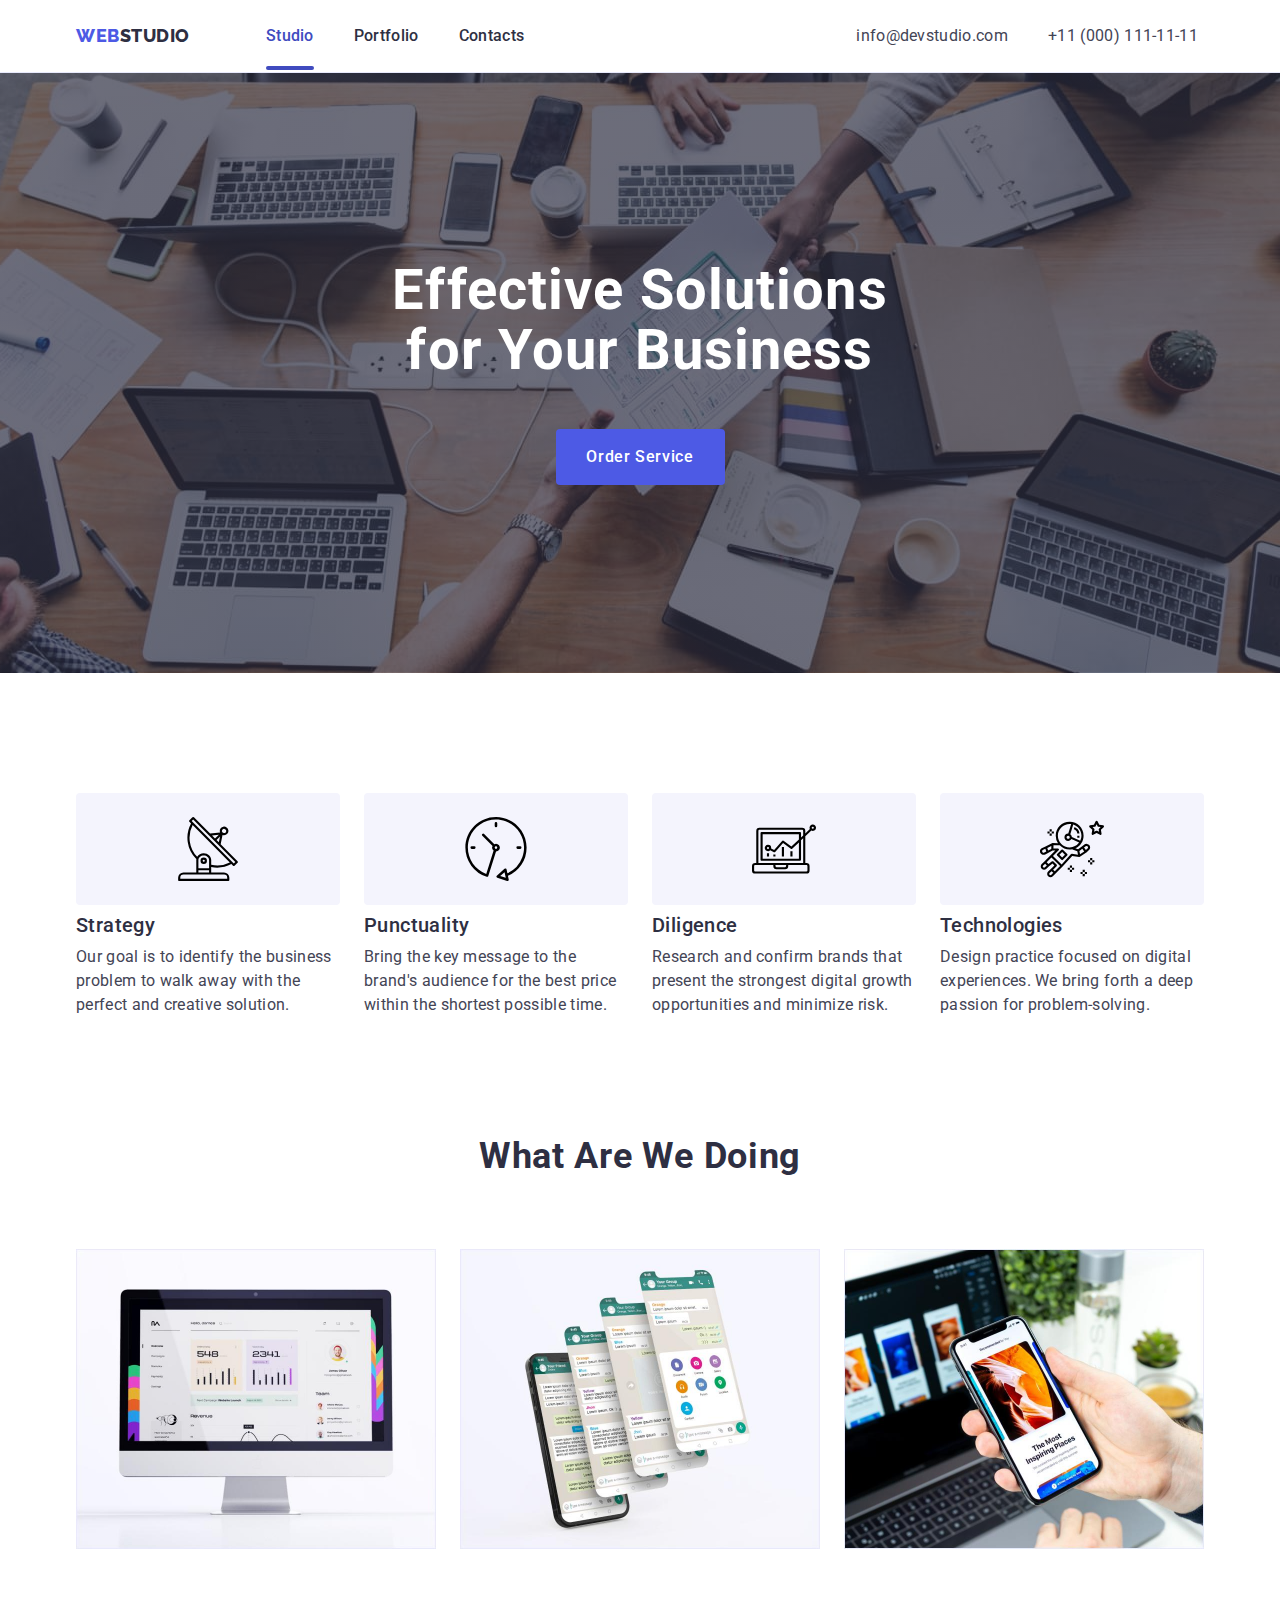
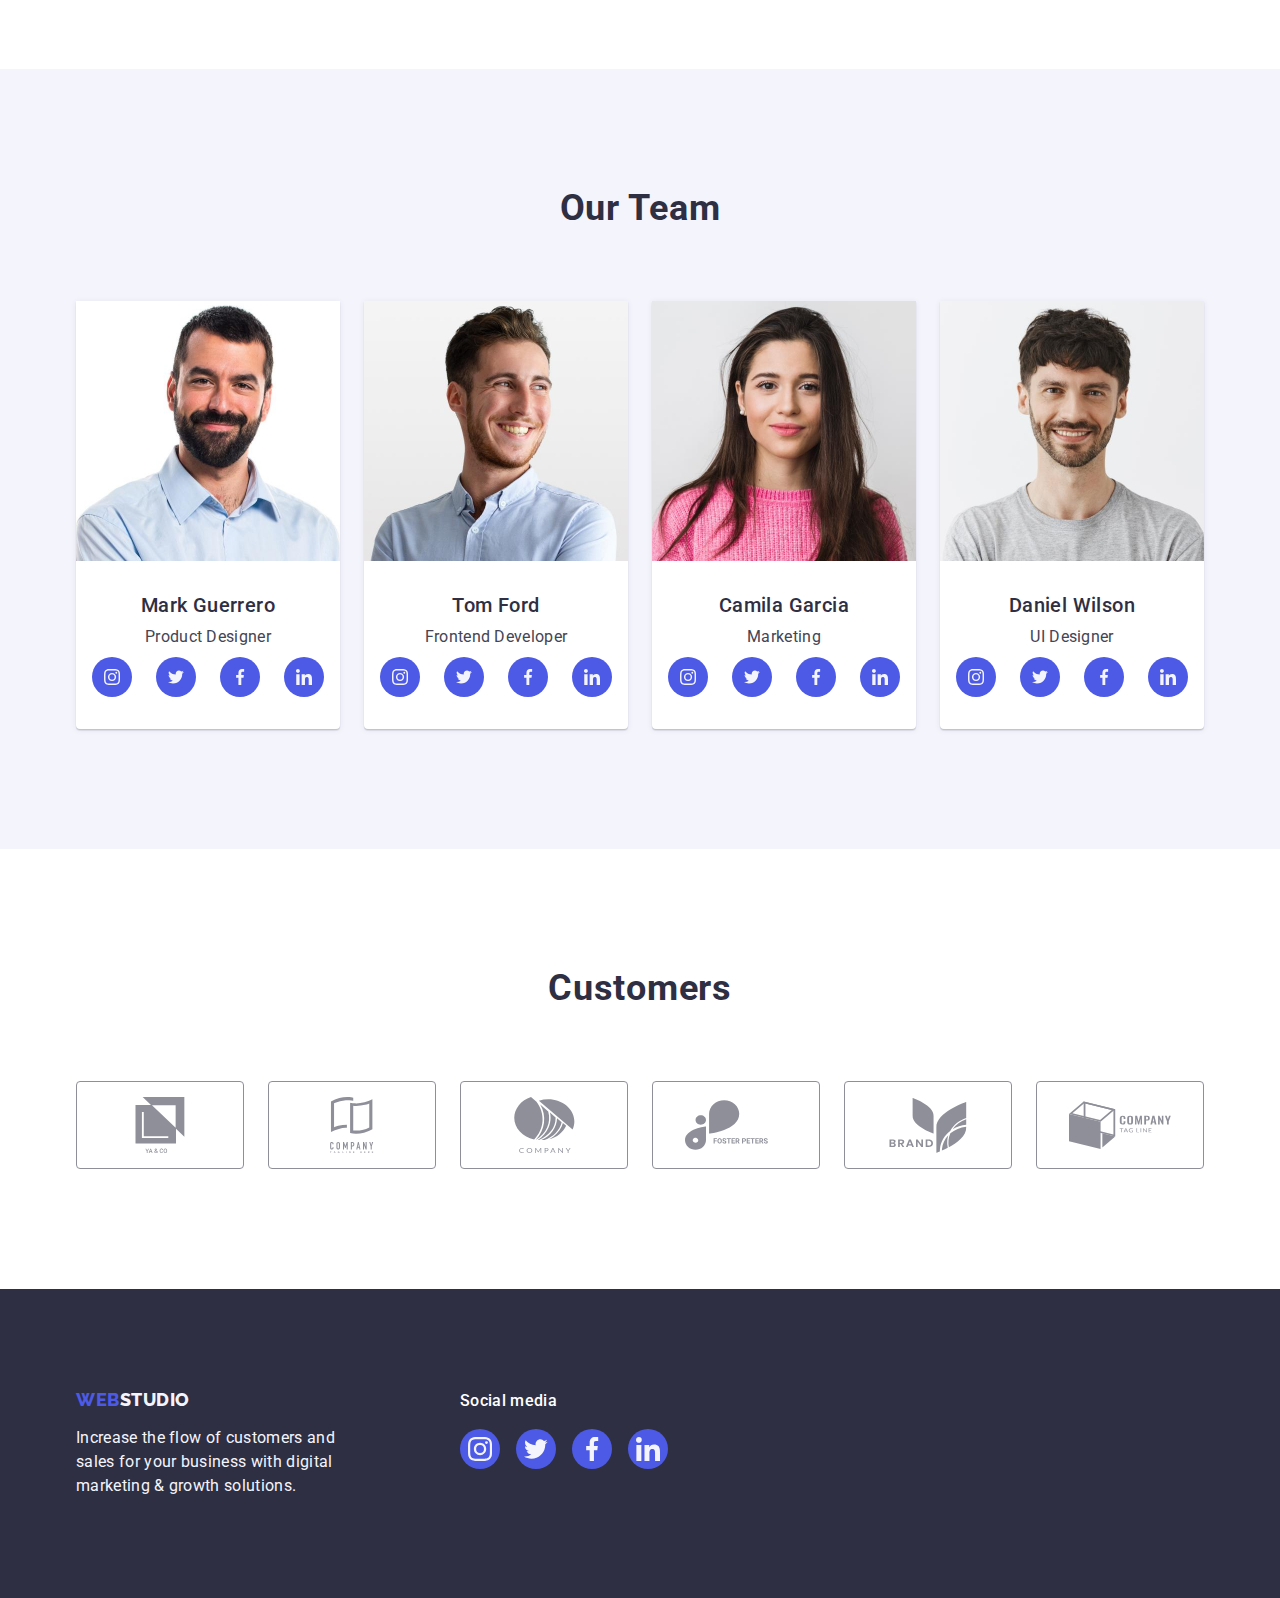
<file: index.html>
<!DOCTYPE html>
<html lang="en">

<head>
  <meta charset="UTF-8">
  <meta http-equiv="X-UA-Compatible" content="IE=edge">
  <meta name="viewport" content="width=device-width, initial-scale=1.0">
  <title>Document</title>
  <link rel="stylesheet" href="https://cdnjs.cloudflare.com/ajax/libs/modern-normalize/2.0.0/modern-normalize.min.css">
  <link rel="stylesheet" href="./CSS/style.css">
  <link rel="preconnect" href="https://fonts.googleapis.com">
  <link rel="preconnect" href="https://fonts.gstatic.com" crossorigin>
  <link href="https://fonts.googleapis.com/css2?family=Raleway:wght@800&family=Roboto:wght@400;500;700;900&display=swap"
    rel="stylesheet">
</head>

<body>
  <header class="page-header">
    <div class="container container-header">
      <nav class="navigation">
        <a href="./index.html" class="logo link">Web<span class="web">Studio</span></a>
        <ul class="navigation-list list">
          <li  class="navigation-li"> <a href="./index.html" class="navigation-link nav-active link">Studio</a></li>
          <li class="navigation-li"> <a href="./portfolio.html" class="navigation-link link">Portfolio</a></li>
          <li class="navigation-li"><a href="" class="navigation-link link">Contacts</a></li>
        </ul>
      </nav>
      <address class="address">
        <ul class="address-list list">
          <li><a href="mailto:info@devstudio.com" class="address-link link">info@devstudio.com</a></li>
          <li><a href="tel:+110001111111" class="address-link link">+11 (000) 111-11-11</a></li>
        </ul>
      </address>
    </div>
  </header>
  <main>
    <section class="hero">
      <div class="container">
        <h1 class="hero-title">Effective Solutions <br /> for Your Business</h1>
        <button class="button-order" type="button" data-modal-open>Order Service</button>
      </div>
    </section>

    <section class="studio-section">
      <div class="container">
        <h2 class="visually-hidden">Studio</h2>
        <ul class="studio list">
          <li class="studio-list">
            <div class="studio-icon">
              <svg class="studio-svg" width="64" height="64">
                <use href="./images/icons.svg#icon-antena"></use>
              </svg>
            </div>
            <h3 class="paragraph-title">Strategy</h3>
            <p class="paragraph-text">
              Our goal is to identify the business problem to walk away with the perfect and creative solution.
            </p>
          </li>
          <li class="studio-list">
            <div class="studio-icon">
              <svg class="studio-svg" width="64" height="64" >
                <use href="./images/icons.svg#icon-clock"></use>
              </svg>
            </div>
            <h3 class="paragraph-title">Punctuality</h3>
            <p class="paragraph-text">Bring the key message to the brand's audience for the best price within the
              shortest possible time.
            </p>
          </li>
          <li class="studio-list">
            <div class="studio-icon">
              <svg class="studio-svg" width="64" height="64" >
                <use href="./images/icons.svg#icon-diagram"></use>
              </svg>
            </div>
            <h3 class="paragraph-title">Diligence</h3>
            <p class="paragraph-text">Research and confirm brands that present the strongest digital growth
              opportunities and minimize risk.
            </p>
          </li>
          <li class="studio-list">
            <div class="studio-icon">
              <svg class="studio-svg" width="64" height="64">
                <use href="./images/icons.svg#icon-astronaut"></use>
              </svg>
            </div>
            <h3 class="paragraph-title">Technologies</h3>
            <p class="paragraph-text">Design practice focused on digital experiences. We bring forth a deep passion for
              problem-solving.
            </p>
          </li>
        </ul>
      </div>
    </section>
    <section class="activity-section">
      <div class="container">
        <h2 class="section-title">What are we doing</h2>
        <ul class="activity list">
          <li class="activity-list">

            <img src="images/monitor_screen.jpg" alt="monitor screen with an open website" width="360">

          </li>
          <li class="activity-list">

            <img src="images/watsapp_view.jpg" alt="interface of the Watsapp" width="360">

          </li>
          <li class="activity-list">

            <img src="images/smartphone.jpg" alt="human hand hlding smartphone" width="360">

          </li>
        </ul>
      </div>
    </section>
    <section class="team">
      <div class="container">
        <h2 class="section-title">Our Team</h2>
        <ul class="team-list list">
          <li class="team-members">
            <img src="images/MarkGuerrero.jpg" alt="a portrait photo of Mark Guerrero" width="264">

              <div class="team-name-position">
            <h3 class="team-names paragraph-title">Mark Guerrero</h3>
            <p class="team-positions paragraph-text">Product Designer</p>
              <ul class="icon list">
                <li class="icon-li">
                  <a href="" class="icon-link link ">
                    <svg class="icon-svg" width="16" height="16">
                      <use href="./images/icons.svg#icon-instagram"></use>
                    </svg>
                  </a>
                </li>
                <li class="icon-li">
                  <a href="" class="icon-link link">
                    <svg class="icon-svg" width="16" height="16">
                      <use href="./images/icons.svg#icon-twitter"></use>
                    </svg>
                  </a>
                </li>
                <li class="icon-li">
                  <a href="" class="icon-link  link">
                    <svg class="icon-svg" width="16" height="16">
                      <use href="./images/icons.svg#icon-facebook"></use>
                    </svg>
                  </a>
                </li>
                <li class="icon-li">
                  <a href="" class="icon-link link">
                    <svg class="icon-svg" width="16" height="16">
                      <use href="./images/icons.svg#icon-linkedin"></use>
                    </svg>
                  </a>
                </li>
              </ul>
            </div>
         
          </li>
          <li class="team-members">

            <img src="images/TomFord.jpg" alt="a portrait photo of Tom Ford" width="264">

            <div class="team-name-position">
            <h3 class="team-names paragraph-title">Tom Ford</h3>
            <p class="team-positions paragraph-text">Frontend Developer</p>
            <ul class="icon list">
              <li class="icon-li">
                <a href="" class="icon-link link">
                  <svg class="icon-svg" width="16" height="16">
                    <use href="./images/icons.svg#icon-instagram"></use>
                  </svg>
                </a>
              </li>
              <li class="icon-li">
                <a href="" class="icon-link link">
                  <svg class="icon-svg" width="16" height="16">
                    <use href="./images/icons.svg#icon-twitter"></use>
                  </svg>
                </a>
              </li>
              <li class="icon-li">
                <a href="" class="icon-link link">
                  <svg class="icon-svg" width="16" height="16">
                    <use href="./images/icons.svg#icon-facebook"></use>
                  </svg>
                </a>
              </li>
              <li class="icon-li">
                <a href="" class="icon-link link">
                  <svg class="icon-svg" width="16" height="16">
                    <use href="./images/icons.svg#icon-linkedin"></use>
                  </svg>
                </a>
              </li>
            </ul>
            </div>
          </li>
          <li class="team-members">

            <img src="images/CamilaGarcia.jpg" alt="a portrait photo of Camila Garcia" width="264">
            <div class="team-name-position">
            <h3 class="team-names paragraph-title">Camila Garcia</h3>
            <p class="team-positions paragraph-text">Marketing</p>
            <ul class="icon list">
              <li class="icon-li">
                <a href="" class="icon-link link">
                  <svg class="icon-svg" width="16" height="16">
                    <use href="./images/icons.svg#icon-instagram"></use>
                  </svg>
                </a>
              </li>
              <li class="icon-li">
                <a href="" class="icon-link link">
                  <svg class="icon-svg" width="16" height="16">
                    <use href="./images/icons.svg#icon-twitter"></use>
                  </svg>
                </a>
              </li>
              <li class="icon-li">
                <a href="" class="icon-link link">
                  <svg class="icon-svg" width="16" height="16">
                    <use href="./images/icons.svg#icon-facebook"></use>
                  </svg>
                </a>
              </li>
              <li class="icon-li">
                <a href="" class="icon-link link">
                  <svg class="icon-svg" width="16" height="16">
                    <use href="./images/icons.svg#icon-linkedin"></use>
                  </svg>
                </a>
              </li>
            </ul>
            </div>
          </li>
          <li class="team-members">

            <img src="images/DanielWilson.jpg" alt="a portrait photo of Daniel Wilson" width="264">
             <div class="team-name-position">
            <h3 class="team-names paragraph-title">Daniel Wilson</h3>
            <p class="team-positions paragraph-text">UI Designer</p>
            <ul class="icon list">
              <li class="icon-li">
                <a href="" class="icon-link link">
                  <svg class="icon-svg" width="16" height="16">
                    <use href="./images/icons.svg#icon-instagram"></use>
                  </svg>
                </a>
              </li>
              <li class="icon-li">
                <a href="" class="icon-link link">
                  <svg class="icon-svg" width="16" height="16">
                    <use href="./images/icons.svg#icon-twitter"></use>
                  </svg>
                </a>
              </li>
              <li class="icon-li">
                <a href="" class="icon-link link">
                  <svg class="icon-svg" width="16" height="16">
                    <use href="./images/icons.svg#icon-facebook"></use>
                  </svg>
                </a>
              </li>
              <li class="icon-li">
                <a href="" class="icon-link link">
                  <svg class="icon-svg" width="16" height="16">
                    <use href="./images/icons.svg#icon-linkedin"></use>
                  </svg>
                </a>
              </li>
            </ul>
             </div>
          </li>
        </ul>
      </div>
    </section>
    <section class="customer">
      <div class="container">
    <h2 class="section-title">Customers</h2>
    <ul class="customer-list list">
        <li class="customer-item">
          <a href="" class="customer-link link">
            <svg class="customer-svg" width="104" height="56">
              <use href="./images/icons.svg#icon-yaco"></use>
            </svg>
          </a>
        </li>
        <li class="customer-item">
          <a href="" class="customer-link link">
            <svg class="customer-svg" width="104" height="56">
              <use href="./images/icons.svg#icon-companyth"></use>
            </svg>
          </a>
        </li>
        <li class="customer-item">
          <a href="" class="customer-link link">
            <svg class="customer-svg" width="104" height="56">
              <use href="./images/icons.svg#icon-company"></use>
            </svg>
          </a>
        </li>
      <li class="customer-item">
        <a href="" class="customer-link link">
          <svg  class="customer-svg" width="104" height="56" >
            <use href="./images/icons.svg#icon-foster"></use>
          </svg>
        </a>
      </li>
      <li class="customer-item">
        <a href="" class="customer-link link">
          <svg class="customer-svg" width="104" height="56" >
            <use href="./images/icons.svg#icon-companytl"></use>
          </svg>
        </a>
      </li>
      <li class="customer-item">
        <a href="" class="customer-link link">
          <svg class="customer-svg" width="104" height="56">
            <use href="./images/icons.svg#icon-brand"></use>
          </svg>
        </a>
      </li>
      
    </ul>

</div>

    </section>
  </main>

  <footer class="footer">
    <div class="container footer-elements">
      <div class="footer-logo-text">
        <a href="./index.html" class="logo link logo-footer">Web<span class="web-footer">Studio</span></a>
      <p class="footer-text">Increase the flow of customers and sales for your business with digital marketing & growth
        solutions.</p>
        </div>
    <div class="footer-social">
      <p class="footer-title-media">Social media</p>
      <ul class="footer-icon list">
        <li class="footer-icon-li">
          <a href="" class="footer-icon-link link">
            <svg class="footer-icon-svg" width="24" height="24">
              <use href="./images/icons.svg#icon-instagram"></use>
            </svg>
          </a>
        </li>
        <li class="footer-icon-li">
          <a href="" class="footer-icon-link link">
            <svg class="footer-icon-svg" width="24" height="24">
              <use href="./images/icons.svg#icon-twitter"></use>
            </svg>
          </a>
        </li>
        <li class="footer-icon-li">
          <a href="" class="footer-icon-link link">
            <svg class="footer-icon-svg" width="24" height="24">
              <use href="./images/icons.svg#icon-facebook"></use>
            </svg>
          </a>
        </li>
        <li class="footer-icon-li">
          <a href="" class="footer-icon-link link">
            <svg class="footer-icon-svg" width="24" height="24">
              <use href="./images/icons.svg#icon-linkedin"></use>
            </svg>
          </a>
        </li>
      </ul>
    </div>
    </div>
  </footer>


<div class="backdrop is-hidden" data-modal>
  <div class="modal">
    <button type="button" class="modal-close-btn" data-modal-close>
      <svg class="modal-close-btn-icon" width="8" height="8">
        <use href="./images/icons.svg#icon-close-black" ></use>
      </svg>
    </button>
  </div>
</div>

<script src="./js/modal.js"></script>
</body>

</html>
</file>
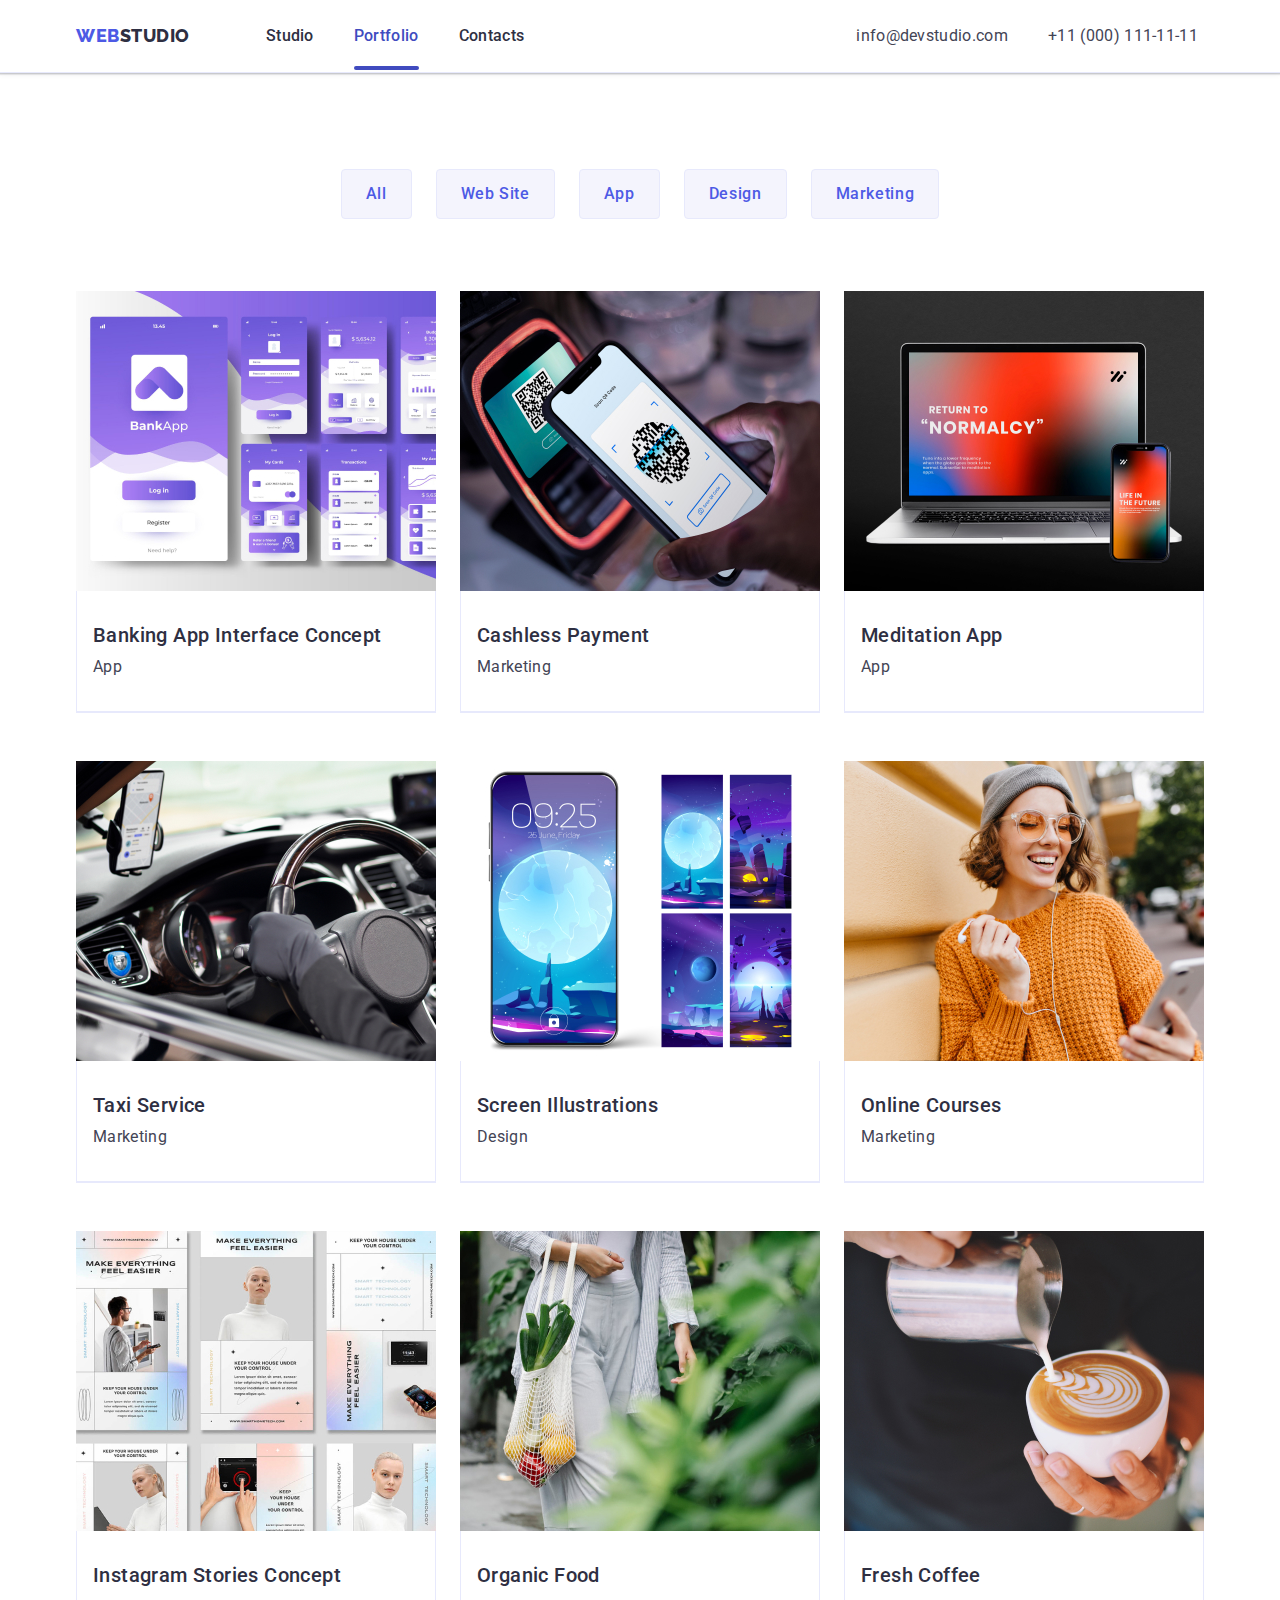
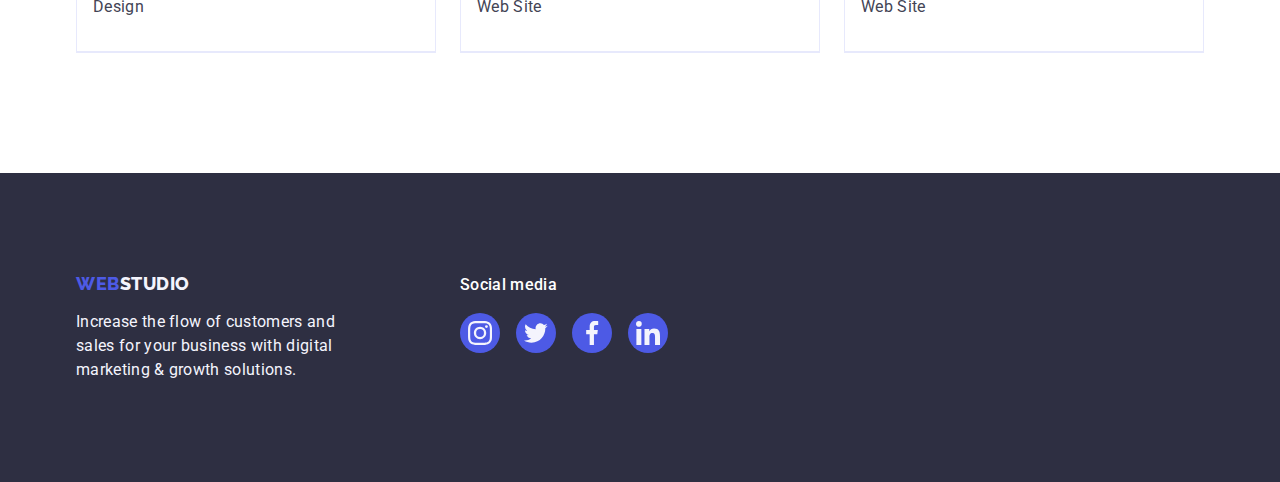
<file: portfolio.html>
<!DOCTYPE html>
<html lang="en">

<head>
    <meta charset="UTF-8">
    <meta http-equiv="X-UA-Compatible" content="IE=edge">
    <meta name="viewport" content="width=device-width, initial-scale=1.0">
    <title>Document</title>
    <link rel="stylesheet"
        href="https://cdnjs.cloudflare.com/ajax/libs/modern-normalize/2.0.0/modern-normalize.min.css">
    <link rel="stylesheet" href="./CSS/style.css">
    <link rel="preconnect" href="https://fonts.googleapis.com">
    <link rel="preconnect" href="https://fonts.gstatic.com" crossorigin>
    <link
        href="https://fonts.googleapis.com/css2?family=Raleway:wght@800&family=Roboto:wght@400;500;700;900&display=swap"
        rel="stylesheet">
</head>

<body>
    <header class="page-header">
        <div class="container container-header">
            <nav class="navigation">
                <a href="./index.html" class="logo link">Web<span class="web">Studio</span></a>
                <ul class="navigation-list list">
                    <li> <a href="./index.html" class="navigation-link link">Studio</a></li>
                    <li> <a href="./portfolio.html" class="navigation-link nav-active link">Portfolio</a></li>
                    <li><a href="" class="navigation-link link">Contacts</a></li>
                </ul>
                
            </nav>
            <address class="address">
                <ul class="address-list list">
                    <li><a href="mailto:info@devstudio.com" class="address-link link">info@devstudio.com</a></li>
                    <li><a href="tel:+110001111111" class="address-link link">+11 (000) 111-11-11</a></li>
                </ul>
            </address>
        </div>
    </header>
    <main>
        <section class="portfolio-section">
            <div class="container">
                <h1 class="visually-hidden">Filter</h1>
                <ul class="portfolio-list list">
                    <li> <button class="portfolio-button" type="button">All</button></li>
                    <li> <button class="portfolio-button" type="button">Web Site</button></li>
                    <li> <button class="portfolio-button" type="button">App</button></li>
                    <li> <button class="portfolio-button" type="button">Design</button></li>
                    <li> <button class="portfolio-button" type="button">Marketing</button></li>
                </ul>

                <ul class="portfolio-all-list list">
                    <li class="portfolio-all-list-li" > <a href="" class="portfolio-all-link link">
                        <div class="overlay">
                            <img src="./images/bankapp.jpg" alt="Banking App Interface Concept"  width="360">
                            <p   class="overlay-text">14 Stylish and User-Friendly App Design Concepts · Task Manager App · Calorie Tracker App · Exotic Fruit Ecommerce App ·
                            Cloud Storage App</p>
                            </div>
                            <div class="paragraph-title-text">
                            <h2 class="paragraph-title">Banking App Interface Concept</h2>
                            <p class="paragraph-text">App</p>
                            </div>
                        </a>
                    </li>
                    <li class="portfolio-all-list-li"> <a href="" class="portfolio-all-link link">
                            <div class="overlay">
                                <img src="./images/cashless.jpg" alt="A process of Cashless Payment" width="360">
                                <p   class="overlay-text">14 Stylish and User-Friendly App Design Concepts · Task Manager App · Calorie Tracker App ·
                                    Exotic Fruit Ecommerce App ·
                                    Cloud Storage App</p>
                            </div>
                            <div class="paragraph-title-text">
                            <h2 class="paragraph-title">Cashless Payment</h2>
                            <p class="paragraph-text">Marketing</p>
                            </div>
                        </a>
                    </li>
                    <li class="portfolio-all-list-li"><a href="" class="portfolio-all-link link">
                            <div class="overlay">
                                <img src="./images/meditation.jpg" alt="Laptop and smartphone" width="360">
                                <p   class="overlay-text">14 Stylish and User-Friendly App Design Concepts · Task Manager App · Calorie Tracker App ·
                                    Exotic Fruit Ecommerce App ·
                                    Cloud Storage App</p>
                            </div>
                            <div class="paragraph-title-text">
                            <h2 class="paragraph-title">Meditation App</h2>
                            <p class="paragraph-text">App</p>
                            </div>
                        </a>
                    </li>
                    <li class="portfolio-all-list-li"> <a href="" class="portfolio-all-link link">
                            <div class="overlay">
                                <img src="./images/taxi.jpg" alt="interior of the car" width="360">
                                <p   class="overlay-text">14 Stylish and User-Friendly App Design Concepts · Task Manager App · Calorie Tracker App ·
                                    Exotic Fruit Ecommerce App ·
                                    Cloud Storage App</p>
                            </div>
                            <div class="paragraph-title-text">
                            <h2 class="paragraph-title">Taxi Service</h2>
                            <p class="paragraph-text">Marketing</p>
                            </div>
                        </a>
                    </li>
                    <li class="portfolio-all-list-li"> <a href="" class="portfolio-all-link link">
                            <div class="overlay">
                                <img src="./images/screan.jpg" alt="images on the smartphone screen" width="360">
                                <p   class="overlay-text">14 Stylish and User-Friendly App Design Concepts · Task Manager App · Calorie Tracker App ·
                                    Exotic Fruit Ecommerce App ·
                                    Cloud Storage App</p>
                            </div>
                            <div class="paragraph-title-text">
                            <h2 class="paragraph-title">Screen Illustrations</h2>
                            <p class="paragraph-text">Design</p>
                            </div>
                        </a>
                    </li>
                    <li class="portfolio-all-list-li"> <a href="" class="portfolio-all-link link">
                            <div class="overlay">
                                <img src="./images/online.jpg" alt="Happy woman" width="360">
                                <p   class="overlay-text">14 Stylish and User-Friendly App Design Concepts · Task Manager App · Calorie Tracker App ·
                                    Exotic Fruit Ecommerce App ·
                                    Cloud Storage App</p>
                            </div>
                            <div class="paragraph-title-text">
                            <h2 class="paragraph-title">Online Courses</h2>
                            <p class="paragraph-text">Marketing</p>
                            </div>
                        </a>
                    </li>
                    <li class="portfolio-all-list-li"> <a href="" class="portfolio-all-link link">
                            <div class="overlay">
                                <img src="./images/instagram.jpg" alt="Instagram Stories" width="360">
                                <p   class="overlay-text">14 Stylish and User-Friendly App Design Concepts · Task Manager App · Calorie Tracker App ·
                                    Exotic Fruit Ecommerce App ·
                                    Cloud Storage App</p>
                            </div>
                            <div class="paragraph-title-text">
                            <h2 class="paragraph-title">Instagram Stories Concept</h2>
                            <p class="paragraph-text">Design</p>
                            </div>
                        </a>
                    </li>
                    <li class="portfolio-all-list-li"> <a href="" class="portfolio-all-link link">
                            <div class="overlay">
                                <img src="./images/organic.jpg" alt="a woman carries a bag of fruit" width="360">
                                <p   class="overlay-text">14 Stylish and User-Friendly App Design Concepts · Task Manager App · Calorie Tracker App ·
                                    Exotic Fruit Ecommerce App ·
                                    Cloud Storage App</p>
                            </div>
                            <div class="paragraph-title-text">
                            <h2 class="paragraph-title">Organic Food</h2>
                            <p class="paragraph-text">Web Site</p>
                            </div>
                        </a>
                    </li>
                    <li class="portfolio-all-list-li"> <a href="" class="portfolio-all-link link">
                            <div class="overlay">
                                <img src="./images/fresh.jpg" alt="the process of making cappuccino" width="360">
                                <p   class="overlay-text">14 Stylish and User-Friendly App Design Concepts · Task Manager App · Calorie Tracker App ·
                                    Exotic Fruit Ecommerce App ·
                                    Cloud Storage App</p>
                            </div>
                            <div class="paragraph-title-text">
                            <h2 class="paragraph-title">Fresh Coffee</h2>
                            <p class="paragraph-text">Web Site</p>
                            </div>
                        </a>
                    </li>
                </ul>
            </div>
        </section>
    </main>
<footer class="footer">
    <div class="container footer-elements">
        <div class="footer-logo-text">
            <a href="./index.html" class="logo link logo-footer">Web<span class="web-footer">Studio</span></a>
            <p class="footer-text">Increase the flow of customers and sales for your business with digital marketing &
                growth
                solutions.</p>
        </div>
        <div class="footer-social">
            <p class="footer-title-media">Social media</p>
            <ul class="footer-icon list">
                <li class="footer-icon-li">
                    <a href="" class="footer-icon-link link">
                        <svg class="footer-icon-svg" width="24" height="24">
                            <use href="./images/icons.svg#icon-instagram"></use>
                        </svg>
                    </a>
                </li>
                <li class="footer-icon-li">
                    <a href="" class="footer-icon-link link">
                        <svg class="footer-icon-svg" width="24" height="24">
                            <use href="./images/icons.svg#icon-twitter"></use>
                        </svg>
                    </a>
                </li>
                <li class="footer-icon-li">
                    <a href="" class="footer-icon-link link">
                        <svg class="footer-icon-svg" width="24" height="24">
                            <use href="./images/icons.svg#icon-facebook"></use>
                        </svg>
                    </a>
                </li>
                <li class="footer-icon-li">
                    <a href="" class="footer-icon-link link">
                        <svg class="footer-icon-svg" width="24" height="24">
                            <use href="./images/icons.svg#icon-linkedin"></use>
                        </svg>
                    </a>
                </li>
            </ul>
        </div>
    </div>
</footer>
</body>

</html>
</file>
<file: CSS/style.css>
:root {
    --background-cornflower: #E7E9FC;
    --background-navy: #2E2F42;
    --button-blue-iris: #4D5AE5;
    --text-slate: #434455;
    --background-cloud: #F4F4FD;
    --base-white: #FFFFFF;
    --text-slate: #434455;
    --button-blue-active-ocean: #404BBF;
    --background-activity: #E5E5E5;
    --lite-slate :#8E8F99;
    --green: #31D0AA;
    --dairy:    #FCFCFC;
    --transition-duration-250: 250ms;
    --transition-timing-function:cubic-bezier(0.4, 0, 0.2, 1);
}

h1,
h2,
h3,
h4,
h5,
h6,
p {
    margin-top: 0;
    margin-bottom: 0;
}

ul,
ol {
   
    margin: 0;
    padding-left: 0;
}

img {
    display: block;
}

body {
    background-color: var(--base-white);
    color: var(--text-slate);
    font-family: 'Roboto', sans-serif;
    font-style: normal;
    font-weight: 400;
    font-size: 16px;
    line-height: 1.3;
    letter-spacing: 0.02em;
    
}
.link:focus {
    background-color: transparent;
}

/* header*/
.page-header {
    background-color: var(--base-white);
    border-bottom: 1px solid var(--background-cornflower);
    padding: 24px 0;
    box-shadow: 0px 2px 1px rgba(46, 47, 66, 0.08), 0px 1px 1px rgba(46, 47, 66, 0.16), 0px 1px 6px rgba(46, 47, 66, 0.08);
}

.container {
    width: 1158px;
    margin-left: auto;
    margin-right: auto;
    padding: 0 15px;
}

.list {
    list-style: none;
}


.container-header,
nav,
.navigation-list,
.address-list {
    display: flex;
}



/* logo*/
.logo {
    color: var(--button-blue-iris);
    text-decoration: none;
    font-family: 'Raleway', sans-serif;
    font-weight: 800;
    font-size: 18px;
    line-height: 1.17;
    letter-spacing: 0.03em;
    text-transform: uppercase;
   margin-right: 76px;
}

.web {
    color: var(--background-navy);
    
}

/* navigation*/
.navigation {
    align-items: center;
    
}
.navigation-link {
    color: var(--background-navy);
    font-weight: 500;
    font-size: 16px;
    line-height: 1.5;
    letter-spacing: 0.02em;
    text-decoration: none;
    padding: 24px 0;
    position: relative;
    transition: color 250ms cubic-bezier(0.4, 0, 0.2, 1);
}
.navigation-link:hover,
.navigation-link:focus
{
   color:var(--button-blue-active-ocean);
}
.navigation-link:hover::after {
    display: block;
        content: "";
        position: absolute;
        left: 0;
        bottom: -1px;
        width: 100%;
        height: 4px;
        opacity: 0.5;
        background-color: var(--button-blue-active-ocean);
        border-radius: 2px;
}
.nav-active{
    color: var(--button-blue-active-ocean);
}
.nav-active::after {
    display: block;
    content: "";
    position: absolute;
    left: 0;
    bottom: -1px;
    width: 100%;
    height: 4px;
    background-color: var(--button-blue-active-ocean);
    border-radius: 2px;  
    transition: width 250ms cubic-bezier(0.4, 0, 0.2, 1);
}
.navigation-list:not(:first-child) {
    gap: 40px;
}
.navigation-list li:last-child {
    margin-right: 0;
}



/* address*/
.address {
    font-style: normal;
    margin-left: 332px;
}

.address-link {
    color: var(--text-slate);
    text-decoration: none;
    line-height: 1.5;
    transition: color var(--transition-duration-250) var(--transition-timing-function);
}

.address-list li:not(:last-child) {
    margin-right: 40px;
}

.address-link:hover {
    color: var(--button-blue-active-ocean);
}

.address-link:focus {
    color: var(--button-blue-active-ocean);
}

/* main*/
/* hero*/
button {
    cursor: pointer;
}


.hero {
    background-color: var(--background-navy);
    padding: 188px 0;
    max-width: 1440px;
    max-height: 600px;
    display: block;
    margin: 0 auto;
    
    background-image: linear-gradient( rgba(46, 47, 66, 0.70), rgba(46, 47, 66, 0.70)),  url(../images/people-office.jpg); 
    background-repeat: no-repeat;
    background-position: center;
    background-size: cover;
    
}

.hero-title {
    color: var(--base-white);
    font-weight: 700;
    font-size: 56px;
    line-height: 1.07;
    letter-spacing: 0.02em;
    text-align: center;
    margin-bottom: 48px;
    max-width: 496px;
margin-left: auto;
    margin-right: auto;
}

.button-order {
    background-color: var(--button-blue-iris);
    color: var(--base-white);
    font-family: inherit;
    font-weight: 500;
    font-size: 16px;
    line-height: 1.5;
    letter-spacing: 0.04em;
    text-align: center;
    min-height: 56px;
    display: block;
    min-width: 169px;
    margin-left: auto;
    margin-right: auto;
    border: none;
    border-radius: 4px;
    transition: background-color var(--transition-duration-250) var(--transition-timing-function);
}

.button-order:hover {
    background-color: var(--button-blue-active-ocean);
}

.button-order:focus {
    background-color: var(--button-blue-active-ocean);
}

/* Studio*/

.studio-section {
    padding: 120px 0;
}
.visually-hidden {
    position: absolute;
    width: 1px;
    height: 1px;
    margin: -1px;
    border: 0;
    padding: 0;
    white-space: nowrap;
    clip-path: inset(100%);
    clip: rect(0 0 0 0);
    overflow: hidden;
}

.studio {
    display: flex;
    width: 1128px;
    justify-content: space-between;
    gap: 24px;
}
.studio:last-child {
    margin-right: 0;
}
.studio-list {
    width: 264px;

}
.studio-icon {
    background-color: var(--background-cloud);
    width: 264px;
    height: 112px;
    display: flex;
    align-items: center;
    justify-content: center;
    margin-bottom: 8px;
    border-radius: 4px;
}
.studio-svg {
    display: flex;
    margin: 24px 100px;
    width: 64px;
    height: 64px;
    
    
}

.paragraph-title {
    color: var(--background-navy);
    font-weight: 500;
    font-size: 20px;
    line-height: 1.2;
    letter-spacing: 0.02em;
    margin-bottom: 8px;
   
    
}

.paragraph-text {
    color: var(--text-slate);
    font-size: 16px;
    line-height: 1.5;
    letter-spacing: 0.02em;
    color: var(--text-slate);
    line-height: 1.5;
    
}

/* activity*/
.activity-section {
    padding-bottom: 120px;
}
.section-title {
    color: var(--background-navy);
    font-weight: 700;
    font-size: 36px;
    line-height: 1.11;
    text-align: center;
    text-transform: capitalize;
    letter-spacing: 0.02em;
    margin-bottom: 72px;
}

.activity {
    display: flex;
    justify-content: space-between;
   
    gap: 24px;
}

.activity:last-child {
    margin-right: 0;
}
.activity-list {
    width: calc((100% - 48px) / 3);
}
/* team */
.team {
    background-color: var(--background-cloud);
    padding: 120px 0;
}

.team-list {
    display: flex;
    justify-content: space-between;
    gap: 24px;
   
}
.team-list:last-child {
    margin-right: 0;
}
.team-members {
    background-color: var(--base-white);
    width: calc((100% - 72px) / 4);
    border-radius: 0px 0px 4px 4px;
    box-shadow: 0px 2px 1px 0px rgba(46, 47, 66, 0.08), 0px 1px 1px 0px rgba(46, 47, 66, 0.16), 0px 1px 6px 0px rgba(46, 47, 66, 0.08);
}
.team-name-position {
    padding: 32px 16px;
}
.team-names {
    margin-bottom: 8px;
}
.team-names,
.team-positions {
    text-align: center;
}
.icon {
    display: flex;
    max-width: 264px;
    justify-content: center;
    gap: 24px;
    margin-top: 8px;
}

.icon-link {
    width: 40px;
    height: 40px;
    background-color: var(--button-blue-iris);
    border-radius: 50%;
    display: flex;
    justify-content: center;
    align-items: center;
    transition: background-color var(--transition-duration-250) var(--transition-timing-function);
}
.icon-link:hover {
    background-color: var(--button-blue-active-ocean);
}
.icon-link:focus {
    background-color: var(--button-blue-active-ocean);
}
.icon-svg {
    fill: var(--background-cloud);
    width: 16px;
    height: 16px;
    display: flex;
    margin: 12px;
}

/* Customer */
.customer {
        background-color: var(--base-white);
        padding: 120px 0;
    }
.customer-list {
    display: flex;
    justify-content: center;
    gap: 24px;
}

.customer-link {
    width: 168px;
    height: 88px;
    border-radius: 4px;
    border: 1px solid var(--lite-slate);
    color: var(--lite-slate);
    display: flex;
    align-items: center;
    justify-content: center;
    padding: 16px 32px;
    transition: border-color 250ms cubic-bezier(0.4, 0, 0.2, 1),  color 250ms cubic-bezier(0.4, 0, 0.2, 1);
}
.customer-link:hover{
    border: 1px solid var(--button-blue-active-ocean);
    color: var(--button-blue-active-ocean);
}
.customer-link:focus {
    border: 1px solid var(--button-blue-active-ocean);
    color: var(--button-blue-active-ocean);
}
.customer-link:hover svg:hover {
   fill: var(--button-blue-active-ocean);
}

.customer-link:focus .customer-svg:focus {
        fill: var(--button-blue-active-ocean);
}

.customer-svg {
    fill: currentColor;
    width: 104px;
    height: 56px;
    display: flex;
    transition: fill var(--transition-duration-250) var(--transition-timing-function);
   
}
/* footer */
.footer {
    background-color: var(--background-navy);
    padding: 100px 0;
}
.footer-elements {
    display: flex;
    align-items: baseline
}
.footer-logo-text {
    display: block;
    margin-right: 120px;
}
.logo-footer {
    display: inline-block;
    margin-bottom: 16px;
}
.web-footer {
    color: var(--background-cloud);
}

.footer-text {
    color: var(--background-cloud);
    line-height: 1.5;
    max-width: 264px; 
}
.footer-title-media{
    font-size: 16px;
        font-family: Roboto;
        font-weight: 500;
        line-height: 1.5;
        letter-spacing: 0.02em;
        color: var(--base-white);
        margin-bottom: 16px;
}
.footer-icon {
    display: flex;
    max-width: 264px;
    justify-content: center;
    gap: 16px;
    
}

.footer-icon-link {
    width: 40px;
    height: 40px;
    background-color: var(--button-blue-iris);
    border-radius: 50%;
    display: flex;
    justify-content: center;
    align-items: center;
    transition: background-color var(--transition-duration-250) var(--transition-timing-function);
}
.footer-icon-link:hover {
    background-color: var(--green);
}
.footer-icon-link:focus {
    background-color: var(--green);
}


.footer-icon-svg {
    fill: var(--background-cloud);
    width: 24px;
    height: 24px;
    display: flex;
    margin: 8px;
}
.backdrop {
    position: fixed;
    top: 0;
    left: 0;
    height: 100%;
    width: 100%;
    background-color:  rgba(46, 47, 66, 0.40);
transition: opacity 250ms cubic-bezier(0.4, 0, 0.2, 1), visibility 250ms cubic-bezier(0.4, 0, 0.2, 1);

}
.backdrop.is-hidden {
    opacity: 0;
    visibility: hidden;
    pointer-events: none;
}

.modal {
    position: absolute;
    top: 50%;
    left: 50%;
    
    transform: translate(-50%,-50%);
    width: 408px;
    min-height: 584px;
    border-radius: 4px;
    background-color: var(--dairy, #FCFCFC);
        box-shadow: 0px 2px 1px 0px rgba(0, 0, 0, 0.20), 0px 1px 3px 0px rgba(0, 0, 0, 0.12), 0px 1px 1px 0px rgba(0, 0, 0, 0.14);
        transition: transform var(--transition-duration-250) var(--transition-timing-function);
}

.modal-close-btn {
    position: absolute;
    top: 24px;
    right: 24px;
    display: flex;
    width: 24px;
    height: 24px;
    padding: 0;
    justify-content: center;
    align-items: center;
    border-radius: 50%;
        border: 1px solid rgba(0, 0, 0, 0.10);
        background: var(--background-cornflower);
        transition:background-color var(--transition-duration-250) var(--transition-timing-function), border var(--transition-duration-250) var(--transition-timing-function) ;

}
.modal-close-btn:hover,:focus {
    background-color: var(--button-blue-active-ocean);
    border:none;
}
.modal-close-btn-icon {
    fill: currentColor;
    transition: fill var(--transition-duration-250) var(--transition-timing-function);
} 

.modal-close-btn:hover .modal-close-btn-icon,
.modal-close-btn:focus .modal-close-btn-icon{
    fill: var(--base-white);
}

/* PORTFOLIO */
.portfolio-section {
    padding-top: 96px;
     padding-bottom: 120px;
}
.portfolio-list {
    display: flex;
    justify-content: center;
    margin-bottom: 72px
    
}

.portfolio-button {
    color: var(--button-blue-iris);
    background-color: var(--background-cloud);
    font-family: inherit;
    font-weight: 500;
    letter-spacing: 0.04em;
    font-size: 16px;
    line-height: 1.5;
    text-align: center;
    border-radius: 4px;
    border: 1px solid var(--background-cornflower);
    padding: 12px 24px;
    transition: background-color var(--transition-duration-250) var(--transition-timing-function),color var(--transition-duration-250) var(--transition-timing-function), border-color var(--transition-duration-250) var(--transition-timing-function), box-shadow var(--transition-duration-250) var(--transition-timing-function);
   
}

.portfolio-list li:not(:last-child) {
    margin-right: 24px;
    
}

.portfolio-button:hover {
    color: var(--base-white);
    background-color: var(--button-blue-active-ocean);
    border-color: transparent;
    box-shadow: 0px 2px 2px 0px rgba(0, 0, 0, 0.12), 0px 2px 1px 0px rgba(0, 0, 0, 0.08), 0px 3px 1px 0px rgba(0, 0, 0, 0.10);
}

.portfolio-button:focus {
    color: var(--base-white);
    background-color: var(--button-blue-active-ocean);
    border: 1px solid transparent;
    box-shadow: 0px 2px 2px 0px rgba(0, 0, 0, 0.12), 0px 2px 1px 0px rgba(0, 0, 0, 0.08), 0px 3px 1px 0px rgba(0, 0, 0, 0.10);
}
.overlay {
    position: relative;
    overflow: hidden;
}
.overlay-text {
    position: absolute;
    width: 100%;
    height: 100%;
    left: 0;
    top: 0;
    overflow-y: auto;
    transform: translate(0, 100%);
    transition: transform var(--transition-duration-250) var(--transition-timing-function);
    background-color: var(--button-blue-iris);
    padding: 40px 32px;

    font-size: 16px;
        font-family: Roboto;
        line-height: 1.5;
        letter-spacing: 0.32px;
        color: var(--background-cloud);
}
.portfolio-all-link:focus  .overlay-text {
    transform: translateY(0%);
}
.portfolio-all-link:hover .overlay-text {
transform: translateY(0%);
}

.portfolio-all-list {
    display: flex;
        flex-wrap: wrap;
        row-gap: 48px;
}

.portfolio-all-list-li {
    border-bottom: 1px solid var(--background-cornflower);
    width: calc((100% - 48px) / 3);
}


.portfolio-all-list-li:nth-last-child(-n + 3) {
    margin-bottom: 0;
}
.paragraph-title-text {
    padding: 32px 16px;
    border: 1px solid var(--background-cornflower);
    border-top: none;
}
.portfolio-all-list-li:not(:nth-child(3n+3)) {
    margin-right: 24px;
}

.portfolio-all-list-li:nth-last-child(-n + 3) {
    margin-bottom: 0;
}

.portfolio-all-link {
    text-decoration: none;
    display: block;
    transition: box-shadow var(--transition-duration-250) var(--transition-timing-function);
    
}
.portfolio-all-link:hover {
    box-shadow: 0px 2px 1px 0px rgba(46, 47, 66, 0.08), 0px 1px 1px 0px rgba(46, 47, 66, 0.16), 0px 1px 6px 0px rgba(46, 47, 66, 0.08);
}
.portfolio-all-link:focus {
    box-shadow: 0px 2px 1px 0px rgba(46, 47, 66, 0.08), 0px 1px 1px 0px rgba(46, 47, 66, 0.16), 0px 1px 6px 0px rgba(46, 47, 66, 0.08);
}
</file>
